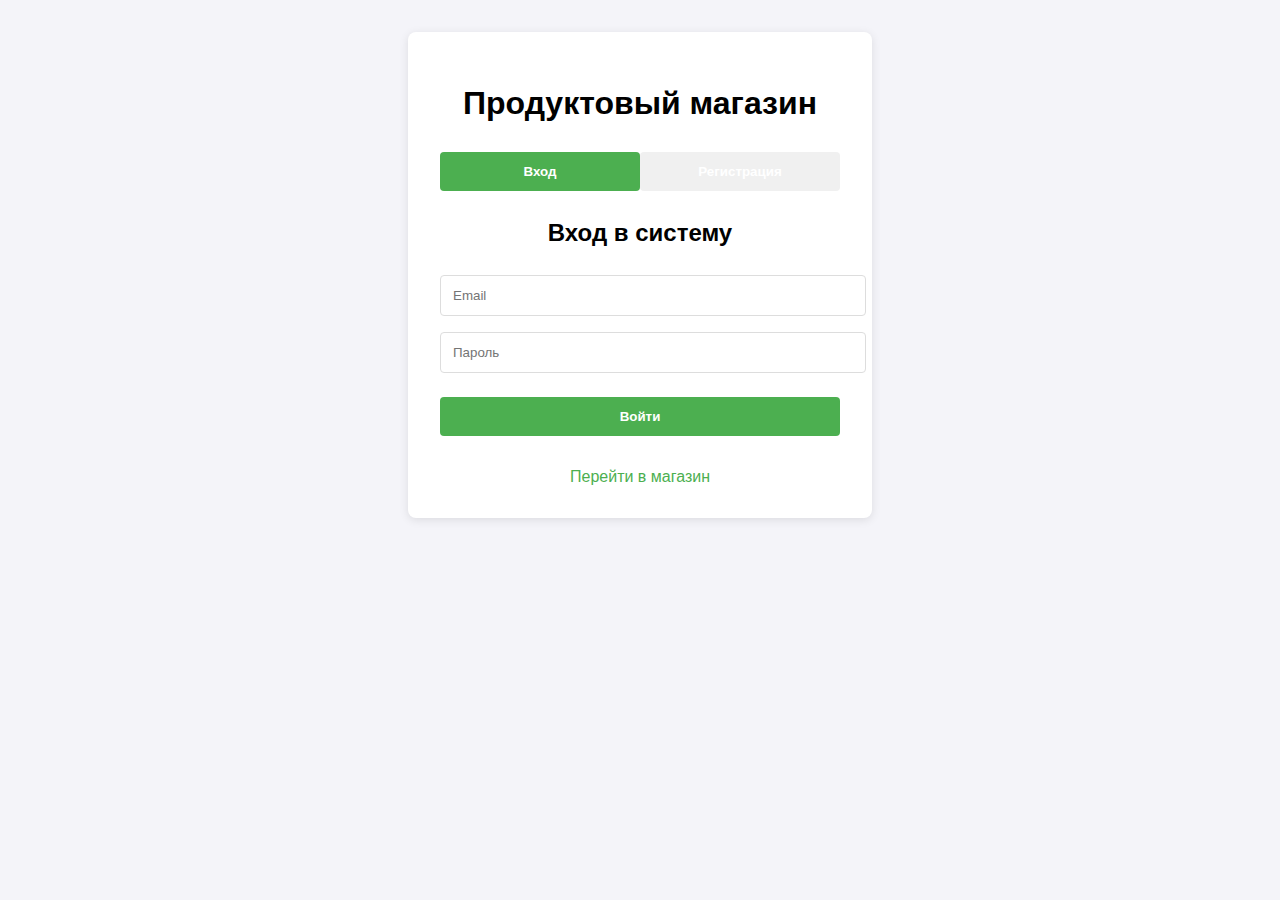
<file: frontend/auth.html>
<!DOCTYPE html>
<html lang="ru">
<head>
    <meta charset="UTF-8">
    <title>Авторизация | Продуктовый магазин</title>
    <link rel="stylesheet" href="style.css">
</head>
<body>
    <div class="auth-container">
        <h1>Продуктовый магазин</h1>
        
        <div class="tabs">
            <button id="login-tab" class="active">Вход</button>
            <button id="register-tab">Регистрация</button>
        </div>
        
        <form id="login-form" class="auth-form active">
            <h2>Вход в систему</h2>
            <input type="email" id="login-email" placeholder="Email" required>
            <input type="password" id="login-password" placeholder="Пароль" required>
            <button type="submit">Войти</button>
        </form>
        
        <form id="register-form" class="auth-form">
            <h2>Регистрация</h2>
            <input type="text" id="register-username" placeholder="Имя пользователя" required>
            <input type="email" id="register-email" placeholder="Email" required>
            <input type="password" id="register-password" placeholder="Пароль" required>
            <button type="submit">Зарегистрироваться</button>
        </form>
        
        <div class="auth-links">
            <a href="index.html">Перейти в магазин</a>
        </div>
    </div>
    
    <script src="script.js"></script>
</body>
</html>
</file>
<file: frontend/style.css>
body {
    font-family: Arial, sans-serif;
    margin: 0;
    padding: 0;
    background-color: #f4f4f9;
}

header {
    background: #4CAF50;
    color: white;
    padding: 1rem;
    text-align: center;
}

main {
    display: flex;
    padding: 2rem;
    gap: 2rem;
}

#products-list, #add-product-form {
    flex: 1;
    background: white;
    padding: 1.5rem;
    border-radius: 8px;
    box-shadow: 0 2px 10px rgba(0,0,0,0.1);
}

.filters {
    margin-bottom: 1rem;
}

input, textarea, button {
    width: 100%;
    padding: 0.5rem;
    margin: 0.5rem 0;
    border: 1px solid #ddd;
    border-radius: 4px;
}

button {
    background: #4CAF50;
    color: white;
    border: none;
    cursor: pointer;
    font-weight: bold;
}

button:hover {
    background: #45a049;
}

.product-card {
    border: 1px solid #ddd;
    padding: 1rem;
    margin: 1rem 0;
    border-radius: 4px;
}

footer {
    text-align: center;
    padding: 1rem;
    background: #333;
    color: white;
}
.auth-container {
    max-width: 400px;
    margin: 2rem auto;
    padding: 2rem;
    background: white;
    border-radius: 8px;
    box-shadow: 0 2px 10px rgba(0,0,0,0.1);
    text-align: center;
}

.tabs {
    display: flex;
    margin-bottom: 1rem;
}

.tabs button {
    flex: 1;
    padding: 0.75rem;
    background: #f0f0f0;
    border: none;
    cursor: pointer;
    font-weight: bold;
}

.tabs button.active {
    background: #4CAF50;
    color: white;
}

.auth-form {
    display: none;
}

.auth-form.active {
    display: block;
}

.auth-form input {
    width: 100%;
    padding: 0.75rem;
    margin: 0.5rem 0;
    border: 1px solid #ddd;
    border-radius: 4px;
}

.auth-form button {
    width: 100%;
    padding: 0.75rem;
    margin-top: 1rem;
    background: #4CAF50;
    color: white;
    border: none;
    border-radius: 4px;
    cursor: pointer;
    font-weight: bold;
}

.auth-links {
    margin-top: 1.5rem;
    text-align: center;
}

.auth-links a {
    color: #4CAF50;
    text-decoration: none;
}

/* Стили для информации о пользователе */
header {
    display: flex;
    justify-content: space-between;
    align-items: center;
}

.user-info {
    display: flex;
    align-items: center;
    gap: 1rem;
}

.user-info button {
    padding: 0.5rem 1rem;
    background: #4CAF50;
    color: white;
    border: none;
    border-radius: 4px;
    cursor: pointer;
}
</file>
